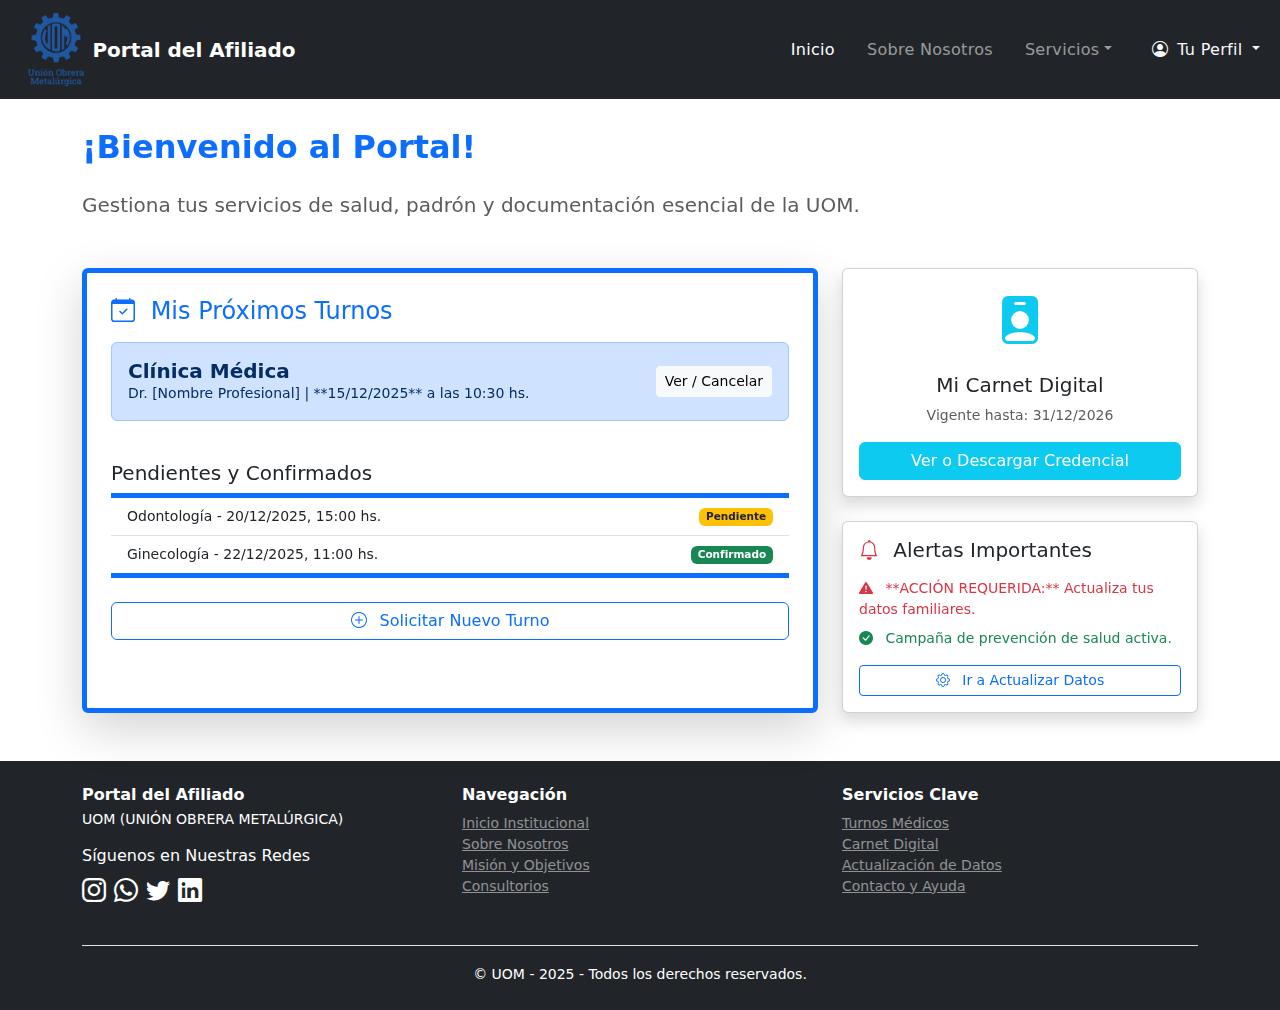
<file: HTML/actualizacion.html>
<!DOCTYPE html>
<html lang="es">
<head>
    <meta charset="UTF-8">
    <meta name="viewport" content="width=device-width, initial-scale=1.0">
    <title>UOM - Dashboard del Afiliado</title>
    
    <link href="https://cdn.jsdelivr.net/npm/bootstrap@5.3.3/dist/css/bootstrap.min.css" rel="stylesheet" integrity="sha384-QWTKZyjpPEjISv5WaRU9OFeRpok6YctnYmDr5pNlyT2bRjXh0JMhjY6hW+ALEwIH" crossorigin="anonymous">
    <link href="https://unpkg.com/aos@2.3.1/dist/aos.css" rel="stylesheet">
    <link rel="stylesheet" href="../CSS/Style.css"> <link rel="stylesheet" href="https://cdn.jsdelivr.net/npm/bootstrap-icons@1.13.1/font/bootstrap-icons.min.css">
    
</head>

<body class="d-flex flex-column h-100">
<header>
    <nav class="navbar navbar-expand-lg navbar-dark bg-dark fixed-top">
        <div class="container-fluid">
            <a class="navbar-brand d-flex align-items-center ms-3" href="./dashboard.html">
                <img src="../image/logo-header-uom.png" alt="Logotipo Unión Obrera Metalúrgica" style="height: 73px; width: auto;" class="me-2">
                <strong class="me-1">Portal del Afiliado</strong>
            </a>
            
            <button class="navbar-toggler" type="button" data-bs-toggle="collapse" data-bs-target="#navbarNav" aria-controls="navbarNav" aria-expanded="false" aria-label="Toggle navigation">
                <span class="navbar-toggler-icon"></span>
            </button>
            
            <div class="collapse navbar-collapse" id="navbarNav">
                <ul class="navbar-nav ms-auto mb-2 mb-lg-0 align-items-center"> 
                    <li class="nav-item mx-2"><a class="nav-link active" aria-current="page" href="./dashboard.html">Inicio</a></li>
                    <li class="nav-item mx-2"><a class="nav-link" href="./Nosotros.html">Sobre Nosotros</a></li>
                    
                    <li class="nav-item dropdown mx-2">
                        <a class="nav-link dropdown-toggle" href="#" id="navbarServicesDropdown" role="button" data-bs-toggle="dropdown" aria-expanded="false">Servicios</a>
                        <ul class="dropdown-menu dropdown-menu-dark dropdown-menu-end" aria-labelledby="navbarServicesDropdown">
                            <li><a class="dropdown-item" href="./carnet.html">Carnet Digital</a></li>
                            <li><a class="dropdown-item" href="./turnos.html">Turnos Médicos</a></li>
                            <li><a class="dropdown-item" href="./actualizacion.html">Actualización de Datos</a></li>
                            <li><hr class="dropdown-divider"></li>
                            <li><a class="dropdown-item" href="./consultorios.html">Consultorios</a></li>
                            <li><a class="dropdown-item" href="./contacto.html">Contacto</a></li>
                        </ul>
                    </li>

                <li class="nav-item dropdown ms-3">
    <a class="nav-link dropdown-toggle btn btn-outline-light" href="#" id="navbarUserDropdown" role="button" data-bs-toggle="dropdown" aria-expanded="false">
        <i class="bi bi-person-circle me-1"></i> Tu Perfil
    </a>

                        <ul class="dropdown-menu dropdown-menu-dark dropdown-menu-end" aria-labelledby="navbarUserDropdown">
                            <li><a class="dropdown-item" href="./actualizacion.html">Mi Perfil y Datos</a></li>
                            <li><hr class="dropdown-divider"></li>
                            <li><a class="dropdown-item text-danger" href="../index.html">Cerrar Sesión</a></li> 
                        </ul>
                    </li>
                </ul>
            </div>
        </div>
    </nav>
</header>

<main class="flex-shrink-0">
    <section class="container py-5 mt-4">
        <h2 class="mb-4 fw-bold text-primary" data-aos="fade-right">¡Bienvenido al Portal!</h2>
        <p class="lead text-muted" data-aos="fade-right" data-aos-delay="100">
            Gestiona tus servicios de salud, padrón y documentación esencial de la UOM.
        </p>

        <div class="row g-4 mt-4">
            
            <div class="col-lg-8">
                <div class="card shadow-lg p-4 h-100 border-start border-primary border-5" data-aos="fade-up">
                    <h4 class="card-title text-primary mb-3"><i class="bi bi-calendar-check me-2"></i> Mis Próximos Turnos</h4>
                    
                    <div class="alert alert-primary p-3 mb-4 d-flex justify-content-between align-items-center">
                        <div>
                            <h5 class="mb-0 fw-bold">Clínica Médica</h5>
                            <p class="mb-0 small">Dr. [Nombre Profesional] | **15/12/2025** a las 10:30 hs.</p>
                        </div>
                        <a href="./turnos.html" class="btn btn-sm btn-light">Ver / Cancelar</a>
                    </div>
                    
                    <h5 class="mt-3">Pendientes y Confirmados</h5>
                    <ul class="list-group list-group-flush small">
                        <li class="list-group-item d-flex justify-content-between align-items-center">
                            Odontología - 20/12/2025, 15:00 hs.
                            <span class="badge bg-warning text-dark">Pendiente</span>
                        </li>
                        <li class="list-group-item d-flex justify-content-between align-items-center">
                            Ginecología - 22/12/2025, 11:00 hs.
                            <span class="badge bg-success">Confirmado</span>
                        </li>
                    </ul>

                    <div class="d-grid mt-4">
                         <a href="./turnos.html" class="btn btn-outline-primary">
                            <i class="bi bi-plus-circle me-2"></i> Solicitar Nuevo Turno
                        </a>
                    </div>
                </div>
            </div>

            <div class="col-lg-4">
                
                <div class="card shadow mb-4" data-aos="fade-left" data-aos-delay="200">
                    <div class="card-body text-center">
                        <i class="bi bi-person-badge-fill text-info" style="font-size: 3rem;"></i>
                        <h5 class="card-title mt-3">Mi Carnet Digital</h5>
                        <p class="card-text small text-muted">Vigente hasta: 31/12/2026</p>
                        <a href="./carnet.html" class="btn btn-info text-white w-100">
                            Ver o Descargar Credencial
                        </a>
                    </div>
                </div>

                <div class="card shadow" data-aos="fade-left" data-aos-delay="300">
                    <div class="card-body">
                        <h5 class="card-title mb-3"><i class="bi bi-bell me-2 text-danger"></i> Alertas Importantes</h5>
                        <ul class="list-unstyled small">
                            <li class="text-danger mb-2"><i class="bi bi-exclamation-triangle-fill me-2"></i> **ACCIÓN REQUERIDA:** Actualiza tus datos familiares.</li>
                            <li class="text-success mb-2"><i class="bi bi-check-circle-fill me-2"></i> Campaña de prevención de salud activa.</li>
                        </ul>
                        <a href="./actualizacion.html" class="btn btn-sm btn-outline-primary w-100">
                            <i class="bi bi-gear me-2"></i> Ir a Actualizar Datos
                        </a>
                    </div>
                </div>

            </div>
        </div>
    </section>
</main>


<footer class="mt-auto py-4 bg-dark text-white"> 
    <div class="container">
        <div class="row">
            
            <div class="col-md-4 mb-3"> 
                <h6 class="mb-1 fw-bold">Portal del Afiliado</h6> 
                <p class="small mb-1">UOM (UNIÓN OBRERA METALÚRGICA)</p>
                <h6 class="mt-3 mb-2">Síguenos en Nuestras Redes</h6> 
                <div class="d-flex fs-4">
                    <a href="#" class="text-white me-2"><i class="bi bi-instagram"></i></a>
                    <a href="#" class="text-white me-2"><i class="bi bi-whatsapp"></i></a>
                    <a href="#" class="text-white me-2"><i class="bi bi-twitter"></i></a>
                    <a href="#" class="text-white me-2"><i class="bi bi-linkedin"></i></a>
                </div>
            </div>

            <div class="col-md-4 mb-3"> 
                <h6 class="fw-bold mb-2">Navegación</h6>
                <ul class="list-unstyled small"> 
                    <li><a href="../index.html" class="text-white-50">Inicio Institucional</a></li>
                    <li><a href="./Nosotros.html" class="text-white-50">Sobre Nosotros</a></li>
                    <li><a href="./mision.html" class="text-white-50">Misión y Objetivos</a></li>
                    <li><a href="./consultorios.html" class="text-white-50">Consultorios</a></li>
                </ul>
            </div>

            <div class="col-md-4 mb-3"> 
                <h6 class="fw-bold mb-2">Servicios Clave</h6>
                <ul class="list-unstyled small"> 
                    <li><a href="./turnos.html" class="text-white-50">Turnos Médicos</a></li>
                    <li><a href="./carnet.html" class="text-white-50">Carnet Digital</a></li>
                    <li><a href="./actualizacion.html" class="text-white-50">Actualización de Datos</a></li>
                    <li><a href="./contacto.html" class="text-white-50">Contacto y Ayuda</a></li>
                </ul>
            </div>
        </div>
        
        <div class="text-center mt-3 border-top pt-3">
            <small>© UOM - 2025 - Todos los derechos reservados.</small>
        </div>
    </div>
</footer>


<script src="https://cdn.jsdelivr.net/npm/bootstrap@5.3.3/dist/js/bootstrap.bundle.min.js" integrity="sha384-YvpcrYf0tY3lHB60NNkmXc5s9fDVZLESaAA55NDzOxhy9GkcIdslK1eN7N6jIeHz" crossorigin="anonymous"></script>
<script src="https://unpkg.com/aos@2.3.1/dist/aos.js"></script>

<script>
    AOS.init({ duration: 1000 }); 
    
    // NOTA: No se necesita el script de scroll en el dashboard si el contenido siempre cubre la pantalla.
    
    // NOTA: No se necesita el script de login aquí, ya que el usuario ya está logueado.
</script>

</body>
</html>
</file>
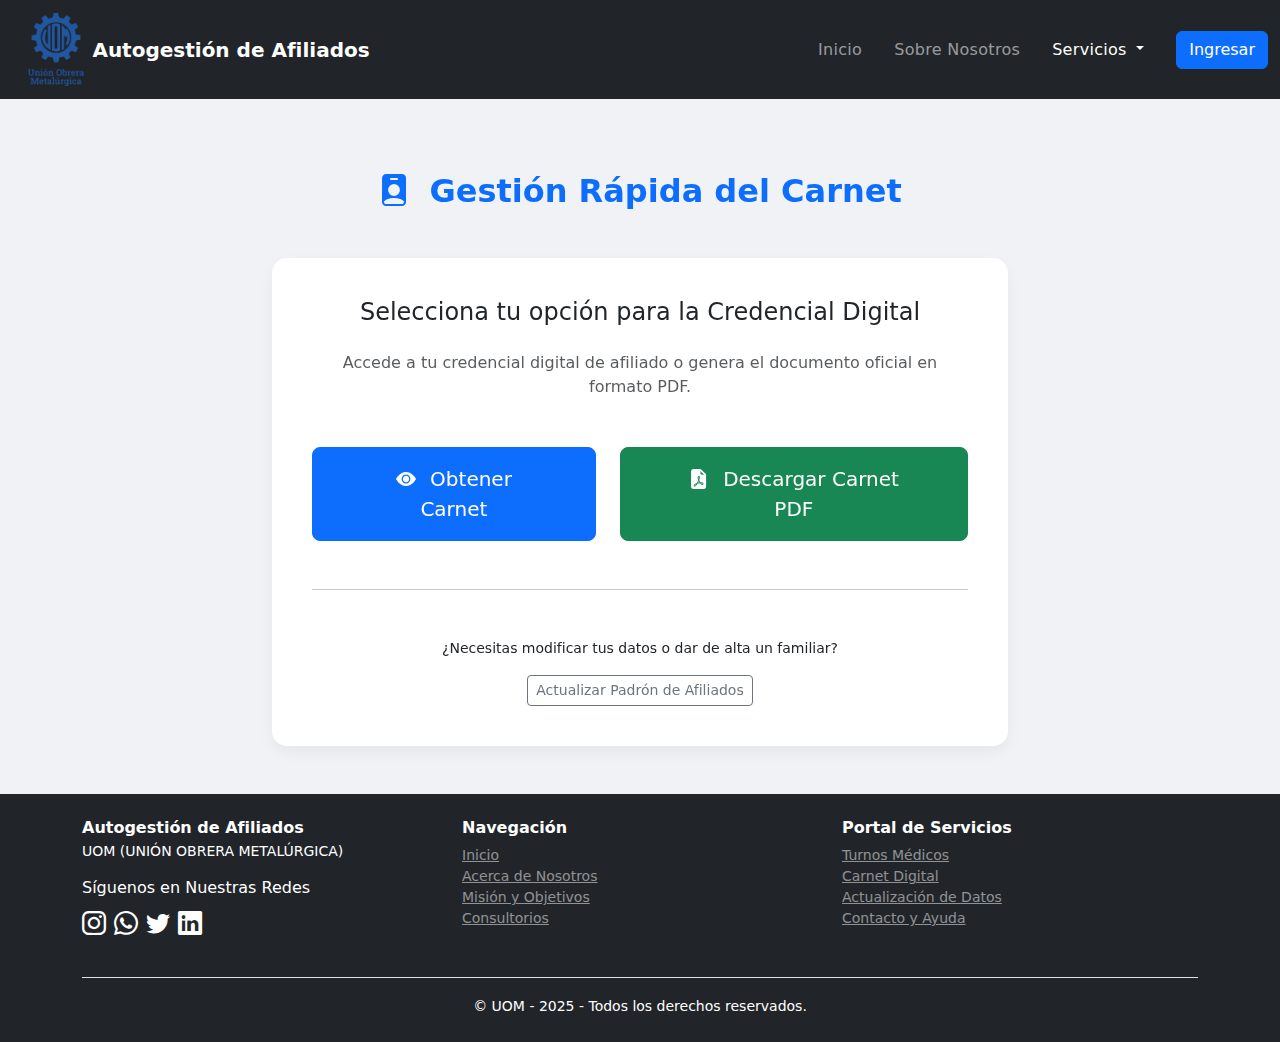
<file: HTML/carnet.html>
<!DOCTYPE html>
<html lang="es">
<head>
    <meta charset="UTF-8">
    <meta name="viewport" content="width=device-width, initial-scale=1.0">
    <title>UOM - Carnet Digital</title>
    
    <link href="https://cdn.jsdelivr.net/npm/bootstrap@5.3.3/dist/css/bootstrap.min.css" rel="stylesheet" integrity="sha384-QWTKZyjpPEjISv5WaRU9OFeRpok6YctnYmDr5pNlyT2bRjXh0JMhjY6hW+ALEwIH" crossorigin="anonymous">
    <link href="https://unpkg.com/aos@2.3.1/dist/aos.css" rel="stylesheet">
    <link rel="stylesheet" href="../CSS/Style.css"> <link rel="stylesheet" href="https://cdn.jsdelivr.net/npm/bootstrap-icons@1.13.1/font/bootstrap-icons.min.css">
    
    <style>
        /* Estilos CRUCIALES para el Sticky Footer y padding del Header fijo */
        html, body { height: 100%; }
        body { padding-top: 100px; background-color: #f0f2f5; } 

        .action-box {
            background-color: white;
            border-radius: 15px;
            padding: 40px;
            box-shadow: 0 6px 15px rgba(0, 0, 0, 0.05);
        }
    </style>
</head>

<body class="d-flex flex-column h-100">
<header>
    <nav class="navbar navbar-expand-lg navbar-dark bg-dark fixed-top">
        <div class="container-fluid">
            <a class="navbar-brand d-flex align-items-center ms-3" href="../index.html"> <img src="../image/logo-header-uom.png" alt="Logotipo Unión Obrera Metalúrgica" style="height: 73px; width: auto;" class="me-2"> <strong class="me-1">Autogestión de Afiliados</strong>
            </a>
            <button class="navbar-toggler" type="button" data-bs-toggle="collapse" data-bs-target="#navbarNav" aria-controls="navbarNav" aria-expanded="false" aria-label="Toggle navigation">
                <span class="navbar-toggler-icon"></span>
            </button>
            <div class="collapse navbar-collapse" id="navbarNav">
                <ul class="navbar-nav ms-auto mb-2 mb-lg-0"> 
                    <li class="nav-item mx-2">
                        <a class="nav-link" aria-current="page" href="../index.html">Inicio</a> </li>
                    <li class="nav-item mx-2">
                        <a class="nav-link" href="./Nosotros.html">Sobre Nosotros</a> </li>
                    <li class="nav-item dropdown mx-2">
                        <a class="nav-link dropdown-toggle active" href="#" id="navbarServicesDropdown" role="button" data-bs-toggle="dropdown" aria-expanded="false">
                            Servicios
                        </a>
                        <ul class="dropdown-menu dropdown-menu-dark dropdown-menu-end" aria-labelledby="navbarServicesDropdown">
                            <li><a class="dropdown-item active" href="./carnet.html">Carnet Digital</a></li>
                            <li><a class="dropdown-item" href="./turnos.html">Turnos Médicos</a></li>
                            <li><a class="dropdown-item" href="./actualizacion.html">Actualización de Datos</a></li>
                            <li><hr class="dropdown-divider"></li>
                            <li><a class="dropdown-item" href="./consultorios.html">Consultorios</a></li>
                            <li><a class="dropdown-item" href="./contacto.html">Contacto</a></li>
                        </ul>
                    </li>
                </ul>
                <div class="d-flex ms-3">
                    <a class="btn btn-primary" role="button" data-bs-toggle="modal" data-bs-target="#loginModal">
                        Ingresar
                    </a>
                </div>
            </div>
        </div>
    </nav>
</header>


<main class="flex-shrink-0">
    <section class="container py-5 mt-4">
        <h2 class="text-center mb-5 fw-bold text-primary" data-aos="fade-down">
            <i class="bi bi-person-badge-fill me-2"></i> Gestión Rápida del Carnet
        </h2>

        <div class="row justify-content-center">
            <div class="col-lg-8 col-md-10" data-aos="fade-up">
                
                <div class="action-box text-center">
                    <h4 class="mb-4">Selecciona tu opción para la Credencial Digital</h4>
                    <p class="text-muted mb-5">Accede a tu credencial digital de afiliado o genera el documento oficial en formato PDF.</p>
                    
                    <div class="d-grid gap-4 d-sm-flex justify-content-sm-center">
                        
                        <button class="btn btn-primary btn-lg px-5 py-3">
                            <i class="bi bi-eye-fill me-2"></i> Obtener Carnet
                        </button>

                        <button class="btn btn-success btn-lg px-5 py-3">
                            <i class="bi bi-file-earmark-pdf-fill me-2"></i> Descargar Carnet PDF
                        </button>
                        
                    </div>

                    <hr class="my-5">
                    
                    <p class="small">¿Necesitas modificar tus datos o dar de alta un familiar? </p>
                    <a href="./actualizacion.html" class="btn btn-sm btn-outline-secondary">
                        Actualizar Padrón de Afiliados
                    </a>
                    
                </div>
            </div>
        </div>
    </section>
</main>


<footer class="mt-auto py-4 bg-dark text-white"> 
    <div class="container">
        <div class="row">
            
            <div class="col-md-4 mb-3"> 
                <h6 class="mb-1 fw-bold">Autogestión de Afiliados</h6> 
                <p class="small mb-1">UOM (UNIÓN OBRERA METALÚRGICA)</p>
                <h6 class="mt-3 mb-2">Síguenos en Nuestras Redes</h6> 
                <div class="d-flex fs-4">
                    <a href="#" class="text-white me-2"><i class="bi bi-instagram"></i></a>
                    <a href="#" class="text-white me-2"><i class="bi bi-whatsapp"></i></a>
                    <a href="#" class="text-white me-2"><i class="bi bi-twitter"></i></a>
                    <a href="#" class="text-white me-2"><i class="bi bi-linkedin"></i></a>
                </div>
            </div>

            <div class="col-md-4 mb-3"> 
                <h6 class="fw-bold mb-2">Navegación</h6>
                <ul class="list-unstyled small"> 
                    <li><a href="../index.html" class="text-white-50">Inicio</a></li>
                    <li><a href="./Nosotros.html" class="text-white-50">Acerca de Nosotros</a></li>
                    <li><a href="./mision.html" class="text-white-50">Misión y Objetivos</a></li>
                    <li><a href="./consultorios.html" class="text-white-50">Consultorios</a></li>
                </ul>
            </div>

            <div class="col-md-4 mb-3"> 
                <h6 class="fw-bold mb-2">Portal de Servicios</h6>
                <ul class="list-unstyled small"> 
                    <li><a href="./turnos.html" class="text-white-50">Turnos Médicos</a></li>
                    <li><a href="./carnet.html" class="text-white-50">Carnet Digital</a></li>
                    <li><a href="./actualizacion.html" class="text-white-50">Actualización de Datos</a></li>
                    <li><a href="./contacto.html" class="text-white-50">Contacto y Ayuda</a></li>
                </ul>
            </div>
        </div>
        
        <div class="text-center mt-3 border-top pt-3">
            <small>© UOM - 2025 - Todos los derechos reservados.</small>
        </div>
    </div>
</footer>


<div class="modal fade" id="loginModal" tabindex="-1" aria-labelledby="loginModalLabel" aria-hidden="true">
    <div class="modal-dialog modal-dialog-centered">
        <div class="modal-content shadow">
            <div class="modal-header">
                <h5 class="modal-title" id="loginModalLabel">Ingreso de Afiliados</h5>
                <button type="button" class="btn-close" data-bs-dismiss="modal" aria-label="Cerrar"></button>
            </div>
            <div class="modal-body p-4">
                <p class="text-center text-muted small">Ingresa tu nombre de afiliado y contraseña para acceder a los servicios.</p>
                <form id="loginForm" action="./dashboard.html" method="POST">
                    <div class="mb-3">
                        <label for="afiliado" class="form-label">Nombre de Afiliado</label>
                        <input type="text" class="form-control" id="afiliado" name="afiliado" placeholder="Ingresa tu nombre de afiliado" required>
                    </div>
                    <div class="mb-4">
                        <label for="contraseña" class="form-label">Contraseña</label>
                        <input type="password" class="form-control" id="contraseña" name="contraseña" placeholder="Contraseña" required>
                    </div>
                    <div class="d-grid">
                        <button type="submit" class="btn btn-primary btn-lg">INGRESAR</button>
                    </div>
                </form>
                <div class="text-center mt-3">
                    <p class="mb-1 small">
                        <a href="./recuperar_pass.html" class="text-secondary text-decoration-none">¿Olvidaste tu contraseña?</a>
                    </p> 
                    <p class="mb-0 small">¿No tienes cuenta? 
                        <a href="./crear_cuenta.html" class="text-primary fw-bold text-decoration-none">
                            Regístrate aquí
                        </a>
                    </p> 
                </div>
            </div>
        </div>
    </div>
</div>


<script src="https://cdn.jsdelivr.net/npm/bootstrap@5.3.3/dist/js/bootstrap.bundle.min.js" integrity="sha384-YvpcrYf0tY3lHB60NNkmXc5s9fDVZLESaAA55NDzOxhy9GkcIdslK1eN7N6jIeHz" crossorigin="anonymous"></script>

<script src="https://unpkg.com/aos@2.3.1/dist/aos.js"></script>
<script>
    AOS.init({
        duration: 1200, 
    });
</script>

<script>
document.addEventListener('DOMContentLoaded', function () {
    // Manejo de la redirección del formulario de Login
    var loginForm = document.getElementById('loginForm');
    loginForm.addEventListener('submit', function(event) {
        event.preventDefault(); // Evita envío tradicional
        var nombre = document.getElementById('afiliado').value.trim();
        var pass = document.getElementById('contraseña').value.trim();
        
        if (nombre && pass) {
            var modal = bootstrap.Modal.getInstance(document.getElementById('loginModal'));
            modal.hide();
            // Redirecciona al dashboard DESPUÉS de cerrar el modal
            setTimeout(function(){
                window.location.href = "./dashboard.html"; // RUTA CORREGIDA: ./dashboard.html
            }, 500);
        } else {
            alert('Por favor, completa ambos campos.');
        }
    });

    // Manejo del formulario de Registro (simulación de envío)
    var registroForm = document.getElementById('registroForm');
    registroForm.addEventListener('submit', function(event) {
        event.preventDefault();
        // Lógica de registro real iría aquí
        alert('Registro simulado exitoso. Revisa tu email para activación.');
        var modal = bootstrap.Modal.getInstance(document.getElementById('registroModal'));
        modal.hide();
    });
});
</script>

</body>
</html>
</file>
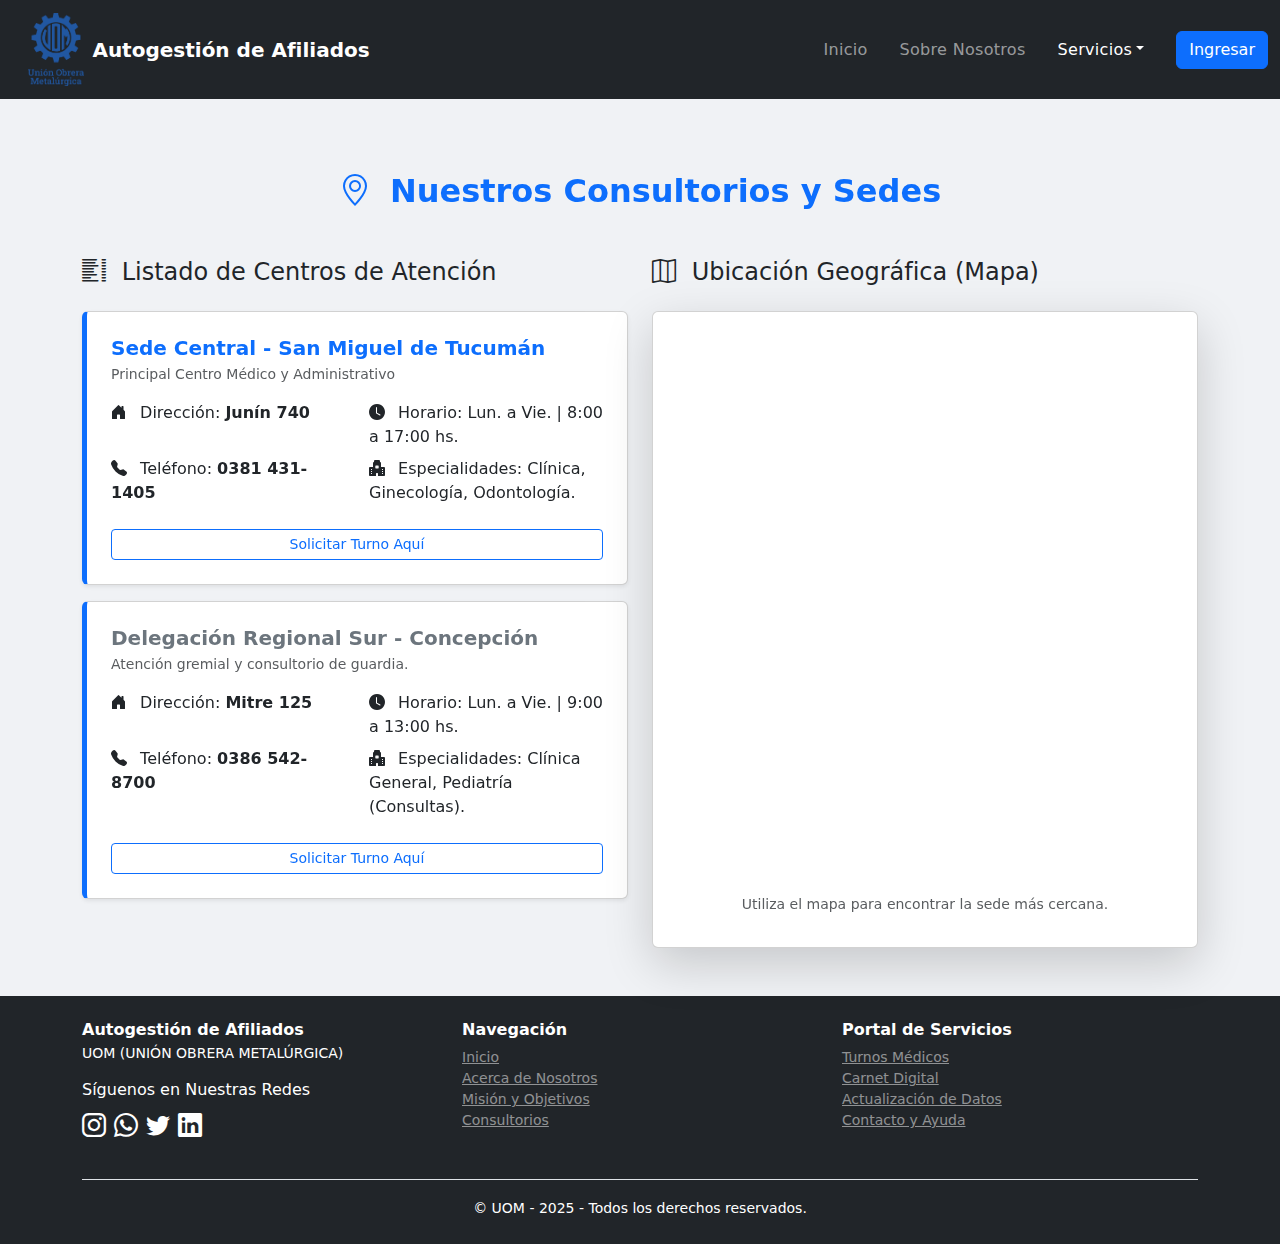
<file: HTML/consultorios.html>
<!DOCTYPE html>
<html lang="es">
<head>
    <meta charset="UTF-8">
    <meta name="viewport" content="width=device-width, initial-scale=1.0">
    <title>UOM - Consultorios y Sedes</title>
    
    <link href="https://cdn.jsdelivr.net/npm/bootstrap@5.3.3/dist/css/bootstrap.min.css" rel="stylesheet" integrity="sha384-QWTKZyjpPEjISv5WaRU9OFeRpok6YctnYmDr5pNlyT2bRjXh0JMhjY6hW+ALEwIH" crossorigin="anonymous">
    <link href="https://unpkg.com/aos@2.3.1/dist/aos.css" rel="stylesheet">
    <link rel="stylesheet" href="../CSS/Style.css"> <link rel="stylesheet" href="https://cdn.jsdelivr.net/npm/bootstrap-icons@1.13.1/font/bootstrap-icons.min.css">
    
    <style>
        html, body { height: 100%; }
        body { padding-top: 100px; background-color: #f0f2f5; } 

        .sede-card {
            border-left: 5px solid #0d6efd; 
            transition: transform 0.2s;
        }
        .sede-card:hover {
            transform: translateY(-3px);
            box-shadow: 0 4px 15px rgba(0, 0, 0, 0.1);
        }
    </style>
</head>

<body class="d-flex flex-column h-100">
<header>
    <nav class="navbar navbar-expand-lg navbar-dark bg-dark fixed-top">
        <div class="container-fluid">
            <a class="navbar-brand d-flex align-items-center ms-3" href="../index.html">
                <img src="../image/logo-header-uom.png" alt="Logotipo Unión Obrera Metalúrgica" style="height: 73px; width: auto;" class="me-2">
                <strong class="me-1">Autogestión de Afiliados</strong>
            </a>
            <button class="navbar-toggler" type="button" data-bs-toggle="collapse" data-bs-target="#navbarNav" aria-controls="navbarNav" aria-expanded="false" aria-label="Toggle navigation">
                <span class="navbar-toggler-icon"></span>
            </button>
            <div class="collapse navbar-collapse" id="navbarNav">
                <ul class="navbar-nav ms-auto mb-2 mb-lg-0"> 
                    <li class="nav-item mx-2"><a class="nav-link" href="../index.html">Inicio</a></li>
                    <li class="nav-item mx-2"><a class="nav-link" href="./Nosotros.html">Sobre Nosotros</a></li>
                    <li class="nav-item dropdown mx-2">
                        <a class="nav-link dropdown-toggle active" href="#" id="navbarServicesDropdown" role="button" data-bs-toggle="dropdown" aria-expanded="false">Servicios</a>
                        <ul class="dropdown-menu dropdown-menu-dark dropdown-menu-end" aria-labelledby="navbarServicesDropdown">
                            <li><a class="dropdown-item" href="./carnet.html">Carnet Digital</a></li>
                            <li><a class="dropdown-item" href="./turnos.html">Turnos Médicos</a></li>
                            <li><a class="dropdown-item" href="./actualizacion.html">Actualización de Datos</a></li>
                            <li><hr class="dropdown-divider"></li>
                            <li><a class="dropdown-item active" href="./consultorios.html">Consultorios</a></li>
                            <li><a class="dropdown-item" href="./contacto.html">Contacto</a></li>
                        </ul>
                    </li>
                </ul>
                <div class="d-flex ms-3">
                    <a class="btn btn-primary" role="button" data-bs-toggle="modal" data-bs-target="#loginModal">
                        Ingresar
                    </a>
                </div>
            </div>
        </div>
    </nav>
</header>


<main class="flex-shrink-0">
    <section class="container py-5 mt-4">
        <h2 class="text-center mb-5 fw-bold text-primary" data-aos="fade-down">
            <i class="bi bi-geo-alt me-2"></i> Nuestros Consultorios y Sedes
        </h2>
        
        <div class="row g-4">
            
            <div class="col-lg-6">
                <h4 class="mb-4 text-dark"><i class="bi bi-list-columns me-2"></i> Listado de Centros de Atención</h4>
                
                <div class="card shadow-sm p-4 mb-3 sede-card" data-aos="fade-right">
                    <h5 class="fw-bold text-primary mb-1">Sede Central - San Miguel de Tucumán</h5>
                    <p class="small text-muted mb-3">Principal Centro Médico y Administrativo</p>
                    
                    <div class="row sede-info">
                        <div class="col-md-6 mb-2">
                            <i class="bi bi-house-door-fill me-2"></i> Dirección: <strong>Junín 740</strong>
                        </div>
                        <div class="col-md-6 mb-2">
                            <i class="bi bi-clock-fill me-2"></i> Horario: Lun. a Vie. | 8:00 a 17:00 hs.
                        </div>
                        <div class="col-md-6 mb-2">
                            <i class="bi bi-telephone-fill me-2"></i> Teléfono: <strong>0381 431-1405</strong>
                        </div>
                        <div class="col-md-6 mb-2">
                            <i class="bi bi-hospital-fill me-2"></i> Especialidades: Clínica, Ginecología, Odontología.
                        </div>
                    </div>
                    <div class="d-grid mt-3">
                        <a href="./turnos.html" class="btn btn-sm btn-outline-primary">Solicitar Turno Aquí</a>
                    </div>
                </div>

                <div class="card shadow-sm p-4 mb-3 sede-card" data-aos="fade-right" data-aos-delay="100">
                    <h5 class="fw-bold text-secondary mb-1">Delegación Regional Sur - Concepción</h5>
                    <p class="small text-muted mb-3">Atención gremial y consultorio de guardia.</p>
                    
                    <div class="row sede-info">
                        <div class="col-md-6 mb-2">
                            <i class="bi bi-house-door-fill me-2"></i> Dirección: <strong>Mitre 125</strong>
                        </div>
                        <div class="col-md-6 mb-2">
                            <i class="bi bi-clock-fill me-2"></i> Horario: Lun. a Vie. | 9:00 a 13:00 hs.
                        </div>
                        <div class="col-md-6 mb-2">
                            <i class="bi bi-telephone-fill me-2"></i> Teléfono: <strong>0386 542-8700</strong>
                        </div>
                        <div class="col-md-6 mb-2">
                            <i class="bi bi-hospital-fill me-2"></i> Especialidades: Clínica General, Pediatría (Consultas).
                        </div>
                    </div>
                    <div class="d-grid mt-3">
                        <a href="./turnos.html" class="btn btn-sm btn-outline-primary">Solicitar Turno Aquí</a>
                    </div>
                </div>

            </div>
            
<div class="col-lg-6">
                 <h4 class="mb-4 text-dark"><i class="bi bi-map me-2"></i> Ubicación Geográfica (Mapa)</h4>
                
                <div class="card shadow-lg p-3" data-aos="fade-left">
                    
                    <div style="height: 550px; width: 100%; overflow: hidden; border-radius: 8px;">
                        <iframe 
                            src="https://www.google.com/maps?q=Junín+740,+San+Miguel+de+Tucumán,+Tucumán,+Argentina&output=embed"
                            width="100%" 
                            height="100%" 
                            style="border:0;" 
                            allowfullscreen="" 
                            loading="lazy">
                        </iframe>
                    </div>
                    
                    <p class="mt-3 small text-muted text-center">Utiliza el mapa para encontrar la sede más cercana.</p>
                </div>
            </div>

        </div>
    </section>
</main>


<footer class="mt-auto py-4 bg-dark text-white"> 
    <div class="container">
        <div class="row">
            
            <div class="col-md-4 mb-3"> 
                <h6 class="mb-1 fw-bold">Autogestión de Afiliados</h6> 
                <p class="small mb-1">UOM (UNIÓN OBRERA METALÚRGICA)</p>
                <h6 class="mt-3 mb-2">Síguenos en Nuestras Redes</h6> 
                <div class="d-flex fs-4">
                    <a href="#" class="text-white me-2"><i class="bi bi-instagram"></i></a>
                    <a href="#" class="text-white me-2"><i class="bi bi-whatsapp"></i></a>
                    <a href="#" class="text-white me-2"><i class="bi bi-twitter"></i></a>
                    <a href="#" class="text-white me-2"><i class="bi bi-linkedin"></i></a>
                </div>
            </div>

            <div class="col-md-4 mb-3"> 
                <h6 class="fw-bold mb-2">Navegación</h6>
                <ul class="list-unstyled small"> 
                    <li><a href="../index.html" class="text-white-50">Inicio</a></li>
                    <li><a href="./Nosotros.html" class="text-white-50">Acerca de Nosotros</a></li>
                    <li><a href="./mision.html" class="text-white-50">Misión y Objetivos</a></li>
                    <li><a href="./consultorios.html" class="text-white-50">Consultorios</a></li>
                </ul>
            </div>

            <div class="col-md-4 mb-3"> 
                <h6 class="fw-bold mb-2">Portal de Servicios</h6>
                <ul class="list-unstyled small"> 
                    <li><a href="./turnos.html" class="text-white-50">Turnos Médicos</a></li>
                    <li><a href="./carnet.html" class="text-white-50">Carnet Digital</a></li>
                    <li><a href="./actualizacion.html" class="text-white-50">Actualización de Datos</a></li>
                    <li><a href="./contacto.html" class="text-white-50">Contacto y Ayuda</a></li>
                </ul>
            </div>
        </div>
        
        <div class="text-center mt-3 border-top pt-3">
            <small>© UOM - 2025 - Todos los derechos reservados.</small>
        </div>
    </div>
</footer>


<div class="modal fade" id="loginModal" tabindex="-1" aria-labelledby="loginModalLabel" aria-hidden="true">
    <div class="modal-dialog modal-dialog-centered">
        <div class="modal-content shadow">
            <div class="modal-header">
                <h5 class="modal-title" id="loginModalLabel">Ingreso de Afiliados</h5>
                <button type="button" class="btn-close" data-bs-dismiss="modal" aria-label="Cerrar"></button>
            </div>
            <div class="modal-body p-4">
                <p class="text-center text-muted small">Ingresa tu nombre de afiliado y contraseña para acceder a los servicios.</p>
                <form id="loginForm" action="./dashboard.html" method="POST">
                    <div class="mb-3">
                        <label for="afiliado" class="form-label">Nombre de Afiliado</label>
                        <input type="text" class="form-control" id="afiliado" name="afiliado" placeholder="Ingresa tu nombre de afiliado" required>
                    </div>
                    <div class="mb-4">
                        <label for="contraseña" class="form-label">Contraseña</label>
                        <input type="password" class="form-control" id="contraseña" name="contraseña" placeholder="Contraseña" required>
                    </div>
                    <div class="d-grid">
                        <button type="submit" class="btn btn-primary btn-lg">INGRESAR</button>
                    </div>
                </form>
                <div class="text-center mt-3">
                    <p class="mb-1 small"><a href="./recuperar_pass.html" class="text-secondary text-decoration-none">¿Olvidaste tu contraseña?</a></p>
                    <p class="mb-0 small">¿No tienes cuenta? 
                        <a href="./crear_cuenta.html" class="text-primary fw-bold text-decoration-none">
                            Regístrate aquí
                        </a>
                    </p>
                </div>
            </div>
        </div>
    </div>
</div>
<script src="https://cdn.jsdelivr.net/npm/bootstrap@5.3.3/dist/js/bootstrap.bundle.min.js" integrity="sha384-YvpcrYf0tY3lHB60NNkmXc5s9fDVZLESaAA55NDzOxhy9GkcIdslK1eN7N6jIeHz" crossorigin="anonymous"></script>
<script src="https://unpkg.com/aos@2.3.1/dist/aos.js"></script>

<script>
    AOS.init({ duration: 1000 }); 
    
    // Script de Scroll del Navbar (para el efecto difuminado)
    window.addEventListener('scroll', function() {
        const navbar = document.querySelector('.navbar');
        if (window.scrollY > 40) {    
            navbar.classList.add('scrolled');
        } else {
            navbar.classList.remove('scrolled');
        }
    });

    // Script de Login (debe copiar tu función completa de index.html/turnos.html aquí)
    document.addEventListener('DOMContentLoaded', function () {
        var loginForm = document.getElementById('loginForm');
        if (loginForm) {
            loginForm.addEventListener('submit', function(event) {
                event.preventDefault(); 
                var nombre = document.getElementById('afiliado').value.trim();
                var pass = document.getElementById('contraseña').value.trim();
                if (nombre && pass) {
                    var modal = bootstrap.Modal.getInstance(document.getElementById('loginModal'));
                    modal.hide();
                    setTimeout(function(){
                        window.location.href = "./dashboard.html"; // Redirige a la página post-login
                    }, 500);
                } else {
                    alert('Por favor, completa ambos campos.');
                }
            });
        }
    });
</script>

</body>
</html>
</file>
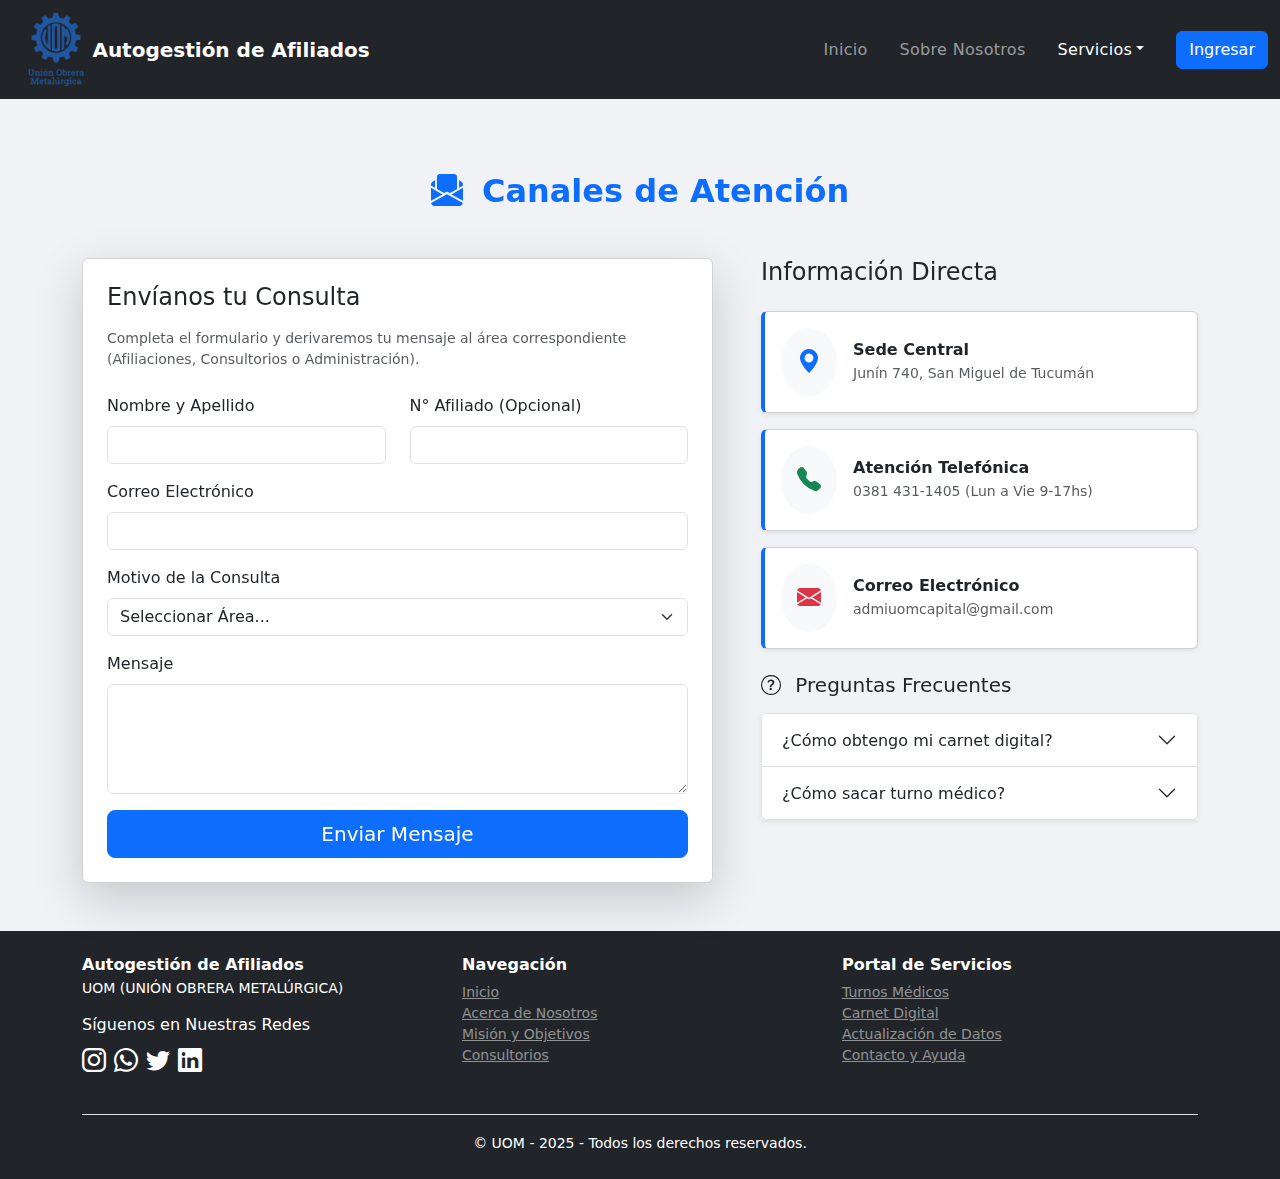
<file: HTML/contacto.html>
<!DOCTYPE html>
<html lang="es">
<head>
    <meta charset="UTF-8">
    <meta name="viewport" content="width=device-width, initial-scale=1.0">
    <title>UOM - Contacto y Ayuda</title>
    
    <link href="https://cdn.jsdelivr.net/npm/bootstrap@5.3.3/dist/css/bootstrap.min.css" rel="stylesheet" integrity="sha384-QWTKZyjpPEjISv5WaRU9OFeRpok6YctnYmDr5pNlyT2bRjXh0JMhjY6hW+ALEwIH" crossorigin="anonymous">
    <link href="https://unpkg.com/aos@2.3.1/dist/aos.css" rel="stylesheet">
    <link rel="stylesheet" href="../CSS/Style.css"> <link rel="stylesheet" href="https://cdn.jsdelivr.net/npm/bootstrap-icons@1.13.1/font/bootstrap-icons.min.css">
    
    <style>
        html, body { height: 100%; }
        body { padding-top: 100px; background-color: #f0f2f5; } 
        
        .contact-info-card {
            border-left: 4px solid #0d6efd;
            transition: transform 0.3s;
        }
        .contact-info-card:hover {
            transform: translateX(5px);
        }
    </style>
</head>

<body class="d-flex flex-column h-100">
<header>
    <nav class="navbar navbar-expand-lg navbar-dark bg-dark fixed-top">
        <div class="container-fluid">
            <a class="navbar-brand d-flex align-items-center ms-3" href="../index.html">
                <img src="../image/logo-header-uom.png" alt="Logotipo Unión Obrera Metalúrgica" style="height: 73px; width: auto;" class="me-2">
                <strong class="me-1">Autogestión de Afiliados</strong>
            </a>
            <button class="navbar-toggler" type="button" data-bs-toggle="collapse" data-bs-target="#navbarNav" aria-controls="navbarNav" aria-expanded="false" aria-label="Toggle navigation">
                <span class="navbar-toggler-icon"></span>
            </button>
            <div class="collapse navbar-collapse" id="navbarNav">
                <ul class="navbar-nav ms-auto mb-2 mb-lg-0"> 
                    <li class="nav-item mx-2"><a class="nav-link" href="../index.html">Inicio</a></li>
                    <li class="nav-item mx-2"><a class="nav-link" href="./Nosotros.html">Sobre Nosotros</a></li>
                    <li class="nav-item dropdown mx-2">
                        <a class="nav-link dropdown-toggle active" href="#" id="navbarServicesDropdown" role="button" data-bs-toggle="dropdown" aria-expanded="false">Servicios</a>
                        <ul class="dropdown-menu dropdown-menu-dark dropdown-menu-end" aria-labelledby="navbarServicesDropdown">
                            <li><a class="dropdown-item" href="./carnet.html">Carnet Digital</a></li>
                            <li><a class="dropdown-item" href="./turnos.html">Turnos Médicos</a></li>
                            <li><a class="dropdown-item" href="./actualizacion.html">Actualización de Datos</a></li>
                            <li><hr class="dropdown-divider"></li>
                            <li><a class="dropdown-item" href="./consultorios.html">Consultorios</a></li>
                            <li><a class="dropdown-item active" href="./contacto.html">Contacto</a></li>
                        </ul>
                    </li>
                </ul>
                <div class="d-flex ms-3">
                    <a class="btn btn-primary" role="button" data-bs-toggle="modal" data-bs-target="#loginModal">
                        Ingresar
                    </a>
                </div>
            </div>
        </div>
    </nav>
</header>


<main class="flex-shrink-0">
    <section class="container py-5 mt-4">
        <h2 class="text-center mb-5 fw-bold text-primary" data-aos="fade-down">
            <i class="bi bi-envelope-paper-fill me-2"></i> Canales de Atención
        </h2>
        
        <div class="row g-5">
            
            <div class="col-lg-7" data-aos="fade-right">
                <div class="card shadow-lg p-4 bg-white">
                    <h4 class="mb-3">Envíanos tu Consulta</h4>
                    <p class="text-muted small mb-4">Completa el formulario y derivaremos tu mensaje al área correspondiente (Afiliaciones, Consultorios o Administración).</p>
                    
                    <form>
                        <div class="row">
                            <div class="col-md-6 mb-3">
                                <label for="nombre" class="form-label">Nombre y Apellido</label>
                                <input type="text" class="form-control" id="nombre" required>
                            </div>
                            <div class="col-md-6 mb-3">
                                <label for="afiliado_n" class="form-label">N° Afiliado (Opcional)</label>
                                <input type="text" class="form-control" id="afiliado_n">
                            </div>
                        </div>
                        
                        <div class="mb-3">
                            <label for="email" class="form-label">Correo Electrónico</label>
                            <input type="email" class="form-control" id="email" required>
                        </div>

                        <div class="mb-3">
                            <label for="asunto" class="form-label">Motivo de la Consulta</label>
                            <select class="form-select" id="asunto" required>
                                <option value="" selected disabled>Seleccionar Área...</option>
                                <option value="turnos">Problemas con Turnos Médicos</option>
                                <option value="carnet">Carnet / Afiliaciones</option>
                                <option value="gremial">Consulta Gremial</option>
                                <option value="otros">Otros</option>
                            </select>
                        </div>

                        <div class="mb-3">
                            <label for="mensaje" class="form-label">Mensaje</label>
                            <textarea class="form-control" id="mensaje" rows="4" required></textarea>
                        </div>

                        <div class="d-grid">
                            <button type="submit" class="btn btn-primary btn-lg">Enviar Mensaje</button>
                        </div>
                    </form>
                </div>
            </div>

            <div class="col-lg-5" data-aos="fade-left">
                
                <h4 class="mb-4">Información Directa</h4>
                
                <div class="card shadow-sm p-3 mb-3 bg-white contact-info-card">
                    <div class="d-flex align-items-center">
                        <div class="bg-light p-3 rounded-circle me-3">
                            <i class="bi bi-geo-alt-fill text-primary fs-4"></i>
                        </div>
                        <div>
                            <h6 class="fw-bold mb-1">Sede Central</h6>
                            <p class="mb-0 small text-muted">Junín 740, San Miguel de Tucumán</p>
                        </div>
                    </div>
                </div>

                <div class="card shadow-sm p-3 mb-3 bg-white contact-info-card">
                    <div class="d-flex align-items-center">
                        <div class="bg-light p-3 rounded-circle me-3">
                            <i class="bi bi-telephone-fill text-success fs-4"></i>
                        </div>
                        <div>
                            <h6 class="fw-bold mb-1">Atención Telefónica</h6>
                            <p class="mb-0 small text-muted">0381 431-1405 (Lun a Vie 9-17hs)</p>
                        </div>
                    </div>
                </div>

                <div class="card shadow-sm p-3 mb-4 bg-white contact-info-card">
                    <div class="d-flex align-items-center">
                        <div class="bg-light p-3 rounded-circle me-3">
                            <i class="bi bi-envelope-fill text-danger fs-4"></i>
                        </div>
                        <div>
                            <h6 class="fw-bold mb-1">Correo Electrónico</h6>
                            <p class="mb-0 small text-muted">admiuomcapital@gmail.com</p>
                        </div>
                    </div>
                </div>

                <h5 class="mb-3 mt-2"><i class="bi bi-question-circle me-2"></i> Preguntas Frecuentes</h5>
                <div class="accordion shadow-sm" id="faqAccordion">
                    <div class="accordion-item">
                        <h2 class="accordion-header" id="headingOne">
                            <button class="accordion-button collapsed" type="button" data-bs-toggle="collapse" data-bs-target="#collapseOne" aria-expanded="false" aria-controls="collapseOne">
                                ¿Cómo obtengo mi carnet digital?
                            </button>
                        </h2>
                        <div id="collapseOne" class="accordion-collapse collapse" aria-labelledby="headingOne" data-bs-parent="#faqAccordion">
                            <div class="accordion-body small">
                                Ingresa al portal con tu usuario, ve a la sección <strong>Servicios > Carnet Digital</strong> y podrás descargarlo en PDF.
                            </div>
                        </div>
                    </div>
                    <div class="accordion-item">
                        <h2 class="accordion-header" id="headingTwo">
                            <button class="accordion-button collapsed" type="button" data-bs-toggle="collapse" data-bs-target="#collapseTwo" aria-expanded="false" aria-controls="collapseTwo">
                                ¿Cómo sacar turno médico?
                            </button>
                        </h2>
                        <div id="collapseTwo" class="accordion-collapse collapse" aria-labelledby="headingTwo" data-bs-parent="#faqAccordion">
                            <div class="accordion-body small">
                                Ve a <strong>Servicios > Turnos Médicos</strong>, selecciona la especialidad, el profesional y la fecha deseada.
                            </div>
                        </div>
                    </div>
                </div>

            </div>
        </div>
    </section>
</main>


<footer class="mt-auto py-4 bg-dark text-white"> 
    <div class="container">
        <div class="row">
            
            <div class="col-md-4 mb-3"> 
                <h6 class="mb-1 fw-bold">Autogestión de Afiliados</h6> 
                <p class="small mb-1">UOM (UNIÓN OBRERA METALÚRGICA)</p>
                <h6 class="mt-3 mb-2">Síguenos en Nuestras Redes</h6> 
                <div class="d-flex fs-4">
                    <a href="#" class="text-white me-2"><i class="bi bi-instagram"></i></a>
                    <a href="#" class="text-white me-2"><i class="bi bi-whatsapp"></i></a>
                    <a href="#" class="text-white me-2"><i class="bi bi-twitter"></i></a>
                    <a href="#" class="text-white me-2"><i class="bi bi-linkedin"></i></a>
                </div>
            </div>

            <div class="col-md-4 mb-3"> 
                <h6 class="fw-bold mb-2">Navegación</h6>
                <ul class="list-unstyled small"> 
                    <li><a href="../index.html" class="text-white-50">Inicio</a></li>
                    <li><a href="./Nosotros.html" class="text-white-50">Acerca de Nosotros</a></li>
                    <li><a href="./mision.html" class="text-white-50">Misión y Objetivos</a></li>
                    <li><a href="./consultorios.html" class="text-white-50">Consultorios</a></li>
                </ul>
            </div>

            <div class="col-md-4 mb-3"> 
                <h6 class="fw-bold mb-2">Portal de Servicios</h6>
                <ul class="list-unstyled small"> 
                    <li><a href="./turnos.html" class="text-white-50">Turnos Médicos</a></li>
                    <li><a href="./carnet.html" class="text-white-50">Carnet Digital</a></li>
                    <li><a href="./actualizacion.html" class="text-white-50">Actualización de Datos</a></li>
                    <li><a href="./contacto.html" class="text-white-50">Contacto y Ayuda</a></li>
                </ul>
            </div>
        </div>
        
        <div class="text-center mt-3 border-top pt-3">
            <small>© UOM - 2025 - Todos los derechos reservados.</small>
        </div>
    </div>
</footer>


<div class="modal fade" id="loginModal" tabindex="-1" aria-labelledby="loginModalLabel" aria-hidden="true">
    <div class="modal-dialog modal-dialog-centered">
        <div class="modal-content shadow">
            <div class="modal-header">
                <h5 class="modal-title" id="loginModalLabel">Ingreso de Afiliados</h5>
                <button type="button" class="btn-close" data-bs-dismiss="modal" aria-label="Cerrar"></button>
            </div>
            <div class="modal-body p-4">
                <p class="text-center text-muted small">Ingresa tu nombre de afiliado y contraseña para acceder a los servicios.</p>
                <form id="loginForm" action="./dashboard.html" method="POST">
                    <div class="mb-3">
                        <label for="afiliado" class="form-label">Nombre de Afiliado</label>
                        <input type="text" class="form-control" id="afiliado" name="afiliado" placeholder="Ingresa tu nombre de afiliado" required>
                    </div>
                    <div class="mb-4">
                        <label for="contraseña" class="form-label">Contraseña</label>
                        <input type="password" class="form-control" id="contraseña" name="contraseña" placeholder="Contraseña" required>
                    </div>
                    <div class="d-grid">
                        <button type="submit" class="btn btn-primary btn-lg">INGRESAR</button>
                    </div>
                </form>
                <div class="text-center mt-3">
                    <p class="mb-1 small"><a href="./recuperar_pass.html" class="text-secondary text-decoration-none">¿Olvidaste tu contraseña?</a></p>
                    <p class="mb-0 small">¿No tienes cuenta? 
                        <a href="./crear_cuenta.html" class="text-primary fw-bold text-decoration-none">
                            Regístrate aquí
                        </a>
                    </p>
                </div>
            </div>
        </div>
    </div>
</div>


<script src="https://cdn.jsdelivr.net/npm/bootstrap@5.3.3/dist/js/bootstrap.bundle.min.js" integrity="sha384-YvpcrYf0tY3lHB60NNkmXc5s9fDVZLESaAA55NDzOxhy9GkcIdslK1eN7N6jIeHz" crossorigin="anonymous"></script>
<script src="https://unpkg.com/aos@2.3.1/dist/aos.js"></script>

<script>
    AOS.init({ duration: 1000 }); 
    
    // Scroll Navbar
    window.addEventListener('scroll', function() {
        const navbar = document.querySelector('.navbar');
        if (window.scrollY > 40) {    
            navbar.classList.add('scrolled');
        } else {
            navbar.classList.remove('scrolled');
        }
    });

    // Login Script
    document.addEventListener('DOMContentLoaded', function () {
        var loginForm = document.getElementById('loginForm');
        if (loginForm) {
            loginForm.addEventListener('submit', function(event) {
                event.preventDefault(); 
                var nombre = document.getElementById('afiliado').value.trim();
                var pass = document.getElementById('contraseña').value.trim();
                if (nombre && pass) {
                    var modal = bootstrap.Modal.getInstance(document.getElementById('loginModal'));
                    modal.hide();
                    setTimeout(function(){
                        window.location.href = "./dashboard.html"; 
                    }, 500);
                } else {
                    alert('Por favor, completa ambos campos.');
                }
            });
        }
    });
</script>

</body>
</html>
</file>
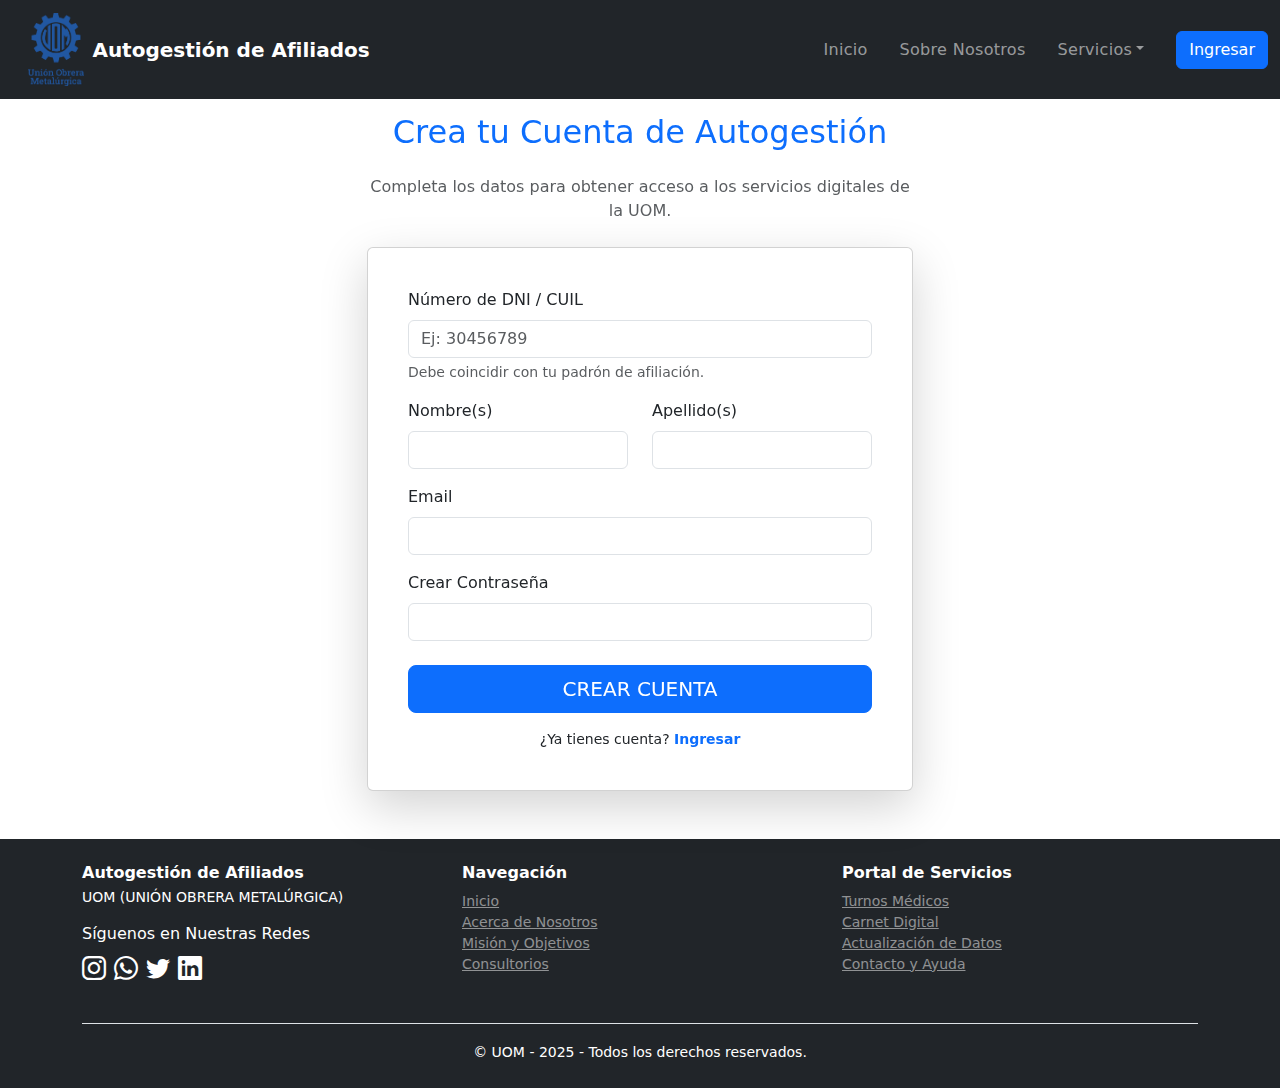
<file: HTML/crear_cuenta.html>
<!DOCTYPE html>
<html lang="es">
<head>
    <meta charset="UTF-8">
    <meta name="viewport" content="width=device-width, initial-scale=1.0">
    <title>UOM - Crear Cuenta de Afiliado</title>

    <link href="https://cdn.jsdelivr.net/npm/bootstrap@5.3.3/dist/css/bootstrap.min.css" rel="stylesheet" integrity="sha384-QWTKZyjpPEjISv5WaRU9OFeRpok6YctnYmDr5pNlyT2bRjXh0JMhjY6hW+ALEwIH" crossorigin="anonymous">
    <link href="https://unpkg.com/aos@2.3.1/dist/aos.css" rel="stylesheet">
    <link rel="stylesheet" href="../CSS/Style.css"> <link rel="stylesheet" href="https://cdn.jsdelivr.net/npm/bootstrap-icons@1.13.1/font/bootstrap-icons.min.css">
    
    <style>
        /* Estilos CRUCIALES para el Sticky Footer y evitar superposición del Header fijo */
        html, body { height: 100%; }
        body { padding-top: 65px; } /* Ajuste para el header fijo */
        
        .register-container {
            min-height: 85vh;
            display: flex;
            align-items: center;
            justify-content: center;
        }
    </style>
</head>
<body class="d-flex flex-column h-100"> 

    <header>
        <nav class="navbar navbar-expand-lg navbar-dark bg-dark fixed-top">
            <div class="container-fluid">
    
                <a class="navbar-brand d-flex align-items-center ms-3" href="../index.html">
                    <img src="../image/logo-header-uom.png" alt="Logotipo Unión Obrera Metalúrgica" style="height: 73px; width: auto;" class="me-2">
                    <strong class="me-1">Autogestión de Afiliados</strong>
                </a>
    
                <button class="navbar-toggler" type="button" data-bs-toggle="collapse" data-bs-target="#navbarNav" aria-controls="navbarNav" aria-expanded="false" aria-label="Toggle navigation">
                    <span class="navbar-toggler-icon"></span>
                </button>
    
                <div class="collapse navbar-collapse" id="navbarNav">
                    <ul class="navbar-nav ms-auto mb-2 mb-lg-0"> 
                        <li class="nav-item mx-2"><a class="nav-link" href="../index.html">Inicio</a></li>
                        <li class="nav-item mx-2"><a class="nav-link" href="./Nosotros.html">Sobre Nosotros</a></li>
                        
                        <li class="nav-item dropdown mx-2">
                            <a class="nav-link dropdown-toggle" href="#" id="navbarServicesDropdown" role="button" data-bs-toggle="dropdown" aria-expanded="false">Servicios</a>
                            <ul class="dropdown-menu dropdown-menu-dark dropdown-menu-end" aria-labelledby="navbarServicesDropdown">
                                <li><a class="dropdown-item" href="./carnet.html">Carnet Digital</a></li>
                                <li><a class="dropdown-item" href="./turnos.html">Turnos Médicos</a></li>
                                <li><a class="dropdown-item" href="./actualizacion.html">Actualización de Datos</a></li>
                                <li><hr class="dropdown-divider"></li>
                                <li><a class="dropdown-item" href="./consultorios.html">Consultorios</a></li>
                                <li><a class="dropdown-item" href="./contacto.html">Contacto</a></li>
                            </ul>
                        </li>
                    </ul>
                    
                    <div class="d-flex ms-3">
                         <a href="../index.html" class="btn btn-primary" role="button">
                            Ingresar
                        </a>
                    </div>
                </div>
            </div>
        </nav>
    </header>

   <main class="flex-shrink-0">
    <section class="register-container py-5">
        <div class="container">
            <div class="row justify-content-center">
                <div class="col-lg-6 col-md-8" data-aos="fade-up">
                    
                    <h2 class="text-center mb-4 text-primary">Crea tu Cuenta de Autogestión</h2>
                    <p class="text-center text-muted">Completa los datos para obtener acceso a los servicios digitales de la UOM.</p>

                    <div class="card shadow-lg p-4 mt-4">
                        <div class="card-body">
                            <form action="dashboard.html" method="POST">
                                
                                <div class="mb-3">
                                    <label for="reg-dni" class="form-label">Número de DNI / CUIL</label>
                                    <input type="text" class="form-control" id="reg-dni" placeholder="Ej: 30456789" required>
                                    <div class="form-text">Debe coincidir con tu padrón de afiliación.</div>
                                </div>

                                <div class="row">
                                    <div class="col-md-6 mb-3">
                                        <label for="reg-nombre" class="form-label">Nombre(s)</label>
                                        <input type="text" class="form-control" id="reg-nombre" required>
                                    </div>
                                    <div class="col-md-6 mb-3">
                                        <label for="reg-apellido" class="form-label">Apellido(s)</label>
                                        <input type="text" class="form-control" id="reg-apellido" required>
                                    </div>
                                </div>
                                
                                <div class="mb-3">
                                    <label for="reg-email" class="form-label">Email</label>
                                    <input type="email" class="form-control" id="reg-email" required>
                                </div>

                                <div class="mb-4">
                                    <label for="reg-password" class="form-label">Crear Contraseña</label>
                                    <input type="password" class="form-control" id="reg-password" required>
                                </div>
                                
                                <div class="d-grid mt-4">
                                    <button type="submit" class="btn btn-primary btn-lg">
                                        CREAR CUENTA
                                    </button>
                                </div>
                            </form>
                            
                            <div class="text-center mt-3">
                                <p class="mb-0 small">
                                    ¿Ya tienes cuenta? 
                                    <a href="../index.html" class="text-primary fw-bold text-decoration-none">
                                        Ingresar
                                    </a>
                                </p>
                            </div>

                        </div>
                    </div>
                </div>
            </div>
        </div>
    </section>
</main>

    <footer class="mt-auto py-4 bg-dark text-white"> 
        <div class="container">
            <div class="row">
                <div class="col-md-4 mb-3"> <h6 class="mb-1 fw-bold">Autogestión de Afiliados</h6> 
                    <p class="small mb-1">UOM (UNIÓN OBRERA METALÚRGICA)</p>
                    <h6 class="mt-3 mb-2">Síguenos en Nuestras Redes</h6> <div class="d-flex fs-4">
                        <a href="#" class="text-white me-2"><i class="bi bi-instagram"></i></a>
                        <a href="#" class="text-white me-2"><i class="bi bi-whatsapp"></i></a>
                        <a href="#" class="text-white me-2"><i class="bi bi-twitter"></i></a>
                        <a href="#" class="text-white me-2"><i class="bi bi-linkedin"></i></a>
                    </div>
                </div>
                <div class="col-md-4 mb-3"> <h6 class="fw-bold mb-2">Navegación</h6>
                    <ul class="list-unstyled small"> 
                        <li><a href="../index.html" class="text-white-50">Inicio</a></li>
                        <li><a href="./Nosotros.html" class="text-white-50">Acerca de Nosotros</a></li>
                        <li><a href="./mision.html" class="text-white-50">Misión y Objetivos</a></li>
                        <li><a href="./consultorios.html" class="text-white-50">Consultorios</a></li>
                    </ul>
                </div>
                <div class="col-md-4 mb-3"> <h6 class="fw-bold mb-2">Portal de Servicios</h6>
                    <ul class="list-unstyled small"> 
                        <li><a href="./turnos.html" class="text-white-50">Turnos Médicos</a></li>
                        <li><a href="./carnet.html" class="text-white-50">Carnet Digital</a></li>
                        <li><a href="./actualizacion.html" class="text-white-50">Actualización de Datos</a></li>
                        <li><a href="./contacto.html" class="text-white-50">Contacto y Ayuda</a></li>
                    </ul>
                </div>
            </div>
            
            <div class="text-center mt-3 border-top pt-3">
                <small>© UOM - 2025 - Todos los derechos reservados.</small>
            </div>
        </div>
    </footer>


    <script src="https://cdn.jsdelivr.net/npm/bootstrap@5.3.3/dist/js/bootstrap.bundle.min.js" integrity="sha384-YvpcrYf0tY3lHB60NNkmXc5s9fDVZLESaAA55NDzOxhy9GkcIdslK1eN7N6jIeHz" crossorigin="anonymous"></script>
    <script src="https://unpkg.com/aos@2.3.1/dist/aos.js"></script>
    <script>
        AOS.init({ duration: 1000, once: true });
        
        // No es necesario el script de Login/Scroll en esta página de Registro
    </script>
</body>
</html>
</file>
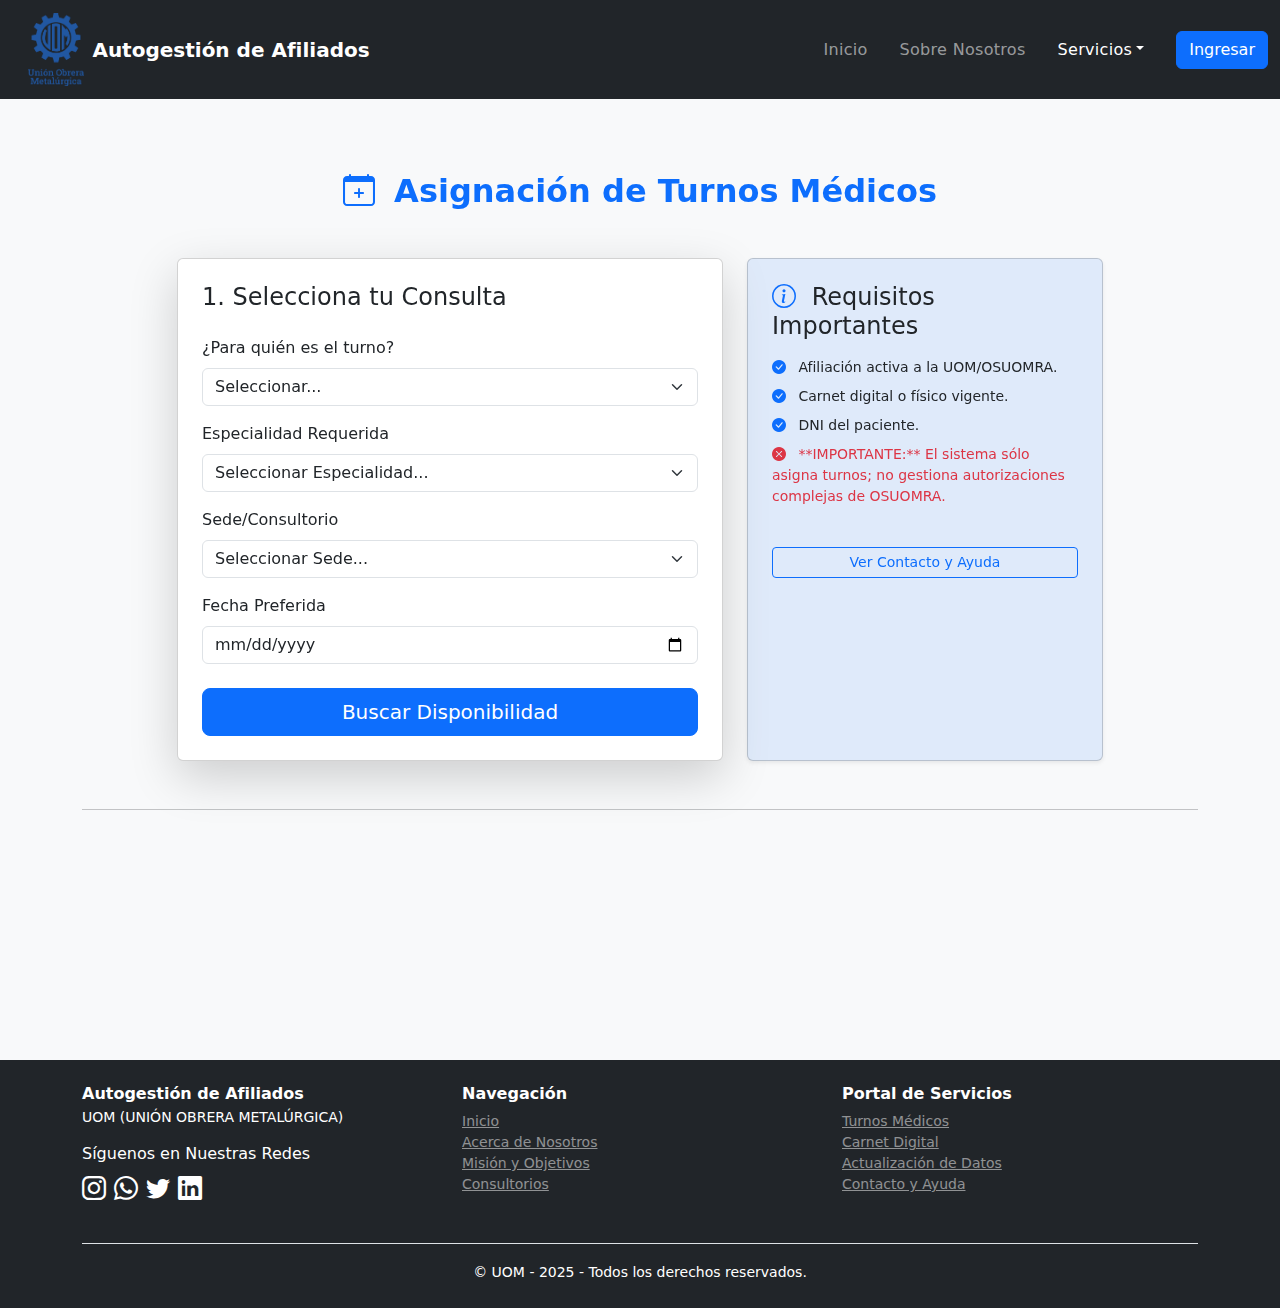
<file: HTML/turnos.html>
<!DOCTYPE html>
<html lang="es">
<head>
    <meta charset="UTF-8">
    <meta name="viewport" content="width=device-width, initial-scale=1.0">
    <title>UOM - Gestión de Turnos Médicos</title>

    <link href="https://cdn.jsdelivr.net/npm/bootstrap@5.3.3/dist/css/bootstrap.min.css" rel="stylesheet" integrity="sha384-QWTKZyjpPEjISv5WaRU9OFeRpok6YctnYmDr5pNlyT2bRjXh0JMhjY6hW+ALEwIH" crossorigin="anonymous">
    <link href="https://unpkg.com/aos@2.3.1/dist/aos.css" rel="stylesheet">
    <link rel="stylesheet" href="../CSS/Style.css"> <link rel="stylesheet" href="https://cdn.jsdelivr.net/npm/bootstrap-icons@1.13.1/font/bootstrap-icons.min.css">
    
    <style>
        /* Estilos CRUCIALES para el Sticky Footer y evitar superposición del Header fijo */
        html, body { height: 100%; }
        body { padding-top: 100px; background-color: #f8f9fa; } 
    </style>
</head>

<body class="d-flex flex-column h-100">
    <header>
        <nav class="navbar navbar-expand-lg navbar-dark bg-dark fixed-top">
            <div class="container-fluid">
                <a class="navbar-brand d-flex align-items-center ms-3" href="../index.html">
                    <img src="../image/logo-header-uom.png" alt="Logotipo Unión Obrera Metalúrgica" style="height: 73px; width: auto;" class="me-2">
                    <strong class="me-1">Autogestión de Afiliados</strong>
                </a>
                
                <button class="navbar-toggler" type="button" data-bs-toggle="collapse" data-bs-target="#navbarNav" aria-controls="navbarNav" aria-expanded="false" aria-label="Toggle navigation">
                    <span class="navbar-toggler-icon"></span>
                </button>
                
                <div class="collapse navbar-collapse" id="navbarNav">
                    <ul class="navbar-nav ms-auto mb-2 mb-lg-0"> 
                        <li class="nav-item mx-2"><a class="nav-link" href="../index.html">Inicio</a></li>
                        <li class="nav-item mx-2"><a class="nav-link" href="./Nosotros.html">Sobre Nosotros</a></li>
                        
                        <li class="nav-item dropdown mx-2">
                            <a class="nav-link dropdown-toggle active" href="#" id="navbarServicesDropdown" role="button" data-bs-toggle="dropdown" aria-expanded="false">Servicios</a>
                            <ul class="dropdown-menu dropdown-menu-dark dropdown-menu-end" aria-labelledby="navbarServicesDropdown">
                                <li><a class="dropdown-item" href="./carnet.html">Carnet Digital</a></li>
                                <li><a class="dropdown-item active" aria-current="page" href="./turnos.html">Turnos Médicos</a></li>
                                <li><a class="dropdown-item" href="./actualizacion.html">Actualización de Datos</a></li>
                                <li><hr class="dropdown-divider"></li>
                                <li><a class="dropdown-item" href="./consultorios.html">Consultorios</a></li>
                                <li><a class="dropdown-item" href="./contacto.html">Contacto</a></li>
                            </ul>
                        </li>
                    </ul>
                    <div class="d-flex ms-3">
                        <button type="button" class="btn btn-primary" data-bs-toggle="modal" data-bs-target="#loginModal">
                            Ingresar
                        </button>
                    </div>
                </div>
            </div>
        </nav>
    </header>

<main class="flex-shrink-0">
    <section class="container py-5 mt-4">
        <h2 class="text-center mb-5 fw-bold text-primary" data-aos="fade-down">
            <i class="bi bi-calendar-plus me-2"></i> Asignación de Turnos Médicos
        </h2>

        <div class="row justify-content-center">
            
            <div class="col-lg-6 col-md-8" data-aos="fade-right">
                <div class="card shadow-lg p-4 h-100">
                    <h4 class="card-title mb-4">1. Selecciona tu Consulta</h4>
                    <form action="turnos-confirmacion.html" method="POST">
                        
                        <div class="mb-3">
                            <label for="tipo-afiliado" class="form-label">¿Para quién es el turno?</label>
                            <select class="form-select" id="tipo-afiliado" required>
                                <option value="" selected disabled>Seleccionar...</option>
                                <option value="propio">Para mí (Titular)</option>
                                <option value="familiar">Para un Familiar (Beneficiario)</option>
                            </select>
                        </div>

                        <div class="mb-3">
                            <label for="especialidad" class="form-label">Especialidad Requerida</label>
                            <select class="form-select" id="especialidad" required>
                                <option value="" selected disabled>Seleccionar Especialidad...</option>
                                <option value="clinica">Clínica Médica</option>
                                <option value="odontologia">Odontología</option>
                                <option value="ginecologia">Ginecología</option>
                                <option value="pediatria">Pediatría</option>
                                </select>
                        </div>

                        <div class="mb-3">
                            <label for="sede" class="form-label">Sede/Consultorio</label>
                            <select class="form-select" id="sede" required>
                                <option value="" selected disabled>Seleccionar Sede...</option>
                                <option value="sede1">Sede Central - San Miguel de Tucumán</option>
                                <option value="sede2">Delegación [Ciudad]</option>
                            </select>
                        </div>
                        
                        <div class="mb-4">
                            <label for="fecha" class="form-label">Fecha Preferida</label>
                            <input type="date" class="form-control" id="fecha" required>
                        </div>

                        <div class="d-grid">
                            <button type="submit" class="btn btn-primary btn-lg">
                                Buscar Disponibilidad
                            </button>
                        </div>
                    </form>
                </div>
            </div>

            <div class="col-lg-4 col-md-8" data-aos="fade-left">
                <div class="card shadow-sm p-4 h-100 bg-primary bg-opacity-10">
                    <h4 class="card-title mb-3"><i class="bi bi-info-circle me-2 text-primary"></i> Requisitos Importantes</h4>
                    <ul class="list-unstyled small">
                        <li class="mb-2"><i class="bi bi-check-circle-fill text-primary me-2"></i> Afiliación activa a la UOM/OSUOMRA.</li>
                        <li class="mb-2"><i class="bi bi-check-circle-fill text-primary me-2"></i> Carnet digital o físico vigente.</li>
                        <li class="mb-2"><i class="bi bi-check-circle-fill text-primary me-2"></i> DNI del paciente.</li>
                        <li class="mb-2 text-danger"><i class="bi bi-x-circle-fill me-2"></i> **IMPORTANTE:** El sistema sólo asigna turnos; no gestiona autorizaciones complejas de OSUOMRA.</li>
                    </ul>
                    <a href="./contacto.html" class="btn btn-sm btn-outline-primary mt-3">Ver Contacto y Ayuda</a>
                </div>
            </div>
        </div>

        <hr class="my-5">
        
        <div id="historial" class="row justify-content-center">
            <div class="col-12">
                <h3 class="text-center mb-4" data-aos="fade-up">Historial y Cancelación de Turnos</h3>
                <p class="text-center text-muted" data-aos="fade-up" data-aos-delay="100">Para ver o cancelar tus turnos, por favor, **inicia sesión** en el portal.</p>
                
                <div class="text-center mt-4" data-aos="fade-up" data-aos-delay="200">
                    <button type="button" class="btn btn-secondary btn-lg" data-bs-toggle="modal" data-bs-target="#loginModal">
                        <i class="bi bi-box-arrow-in-right me-2"></i> Acceder para Gestionar Turnos
                    </button>
                </div>
            </div>
        </div>

    </section>
</main>
    <div class="modal fade" id="loginModal" tabindex="-1" aria-labelledby="loginModalLabel" aria-hidden="true">
        <div class="modal-dialog modal-dialog-centered">
            <div class="modal-content shadow">
                <div class="modal-header">
                    <h5 class="modal-title" id="loginModalLabel">Ingreso de Afiliados</h5>
                    <button type="button" class="btn-close" data-bs-dismiss="modal" aria-label="Cerrar"></button>
                </div>
                <div class="modal-body p-4">
                    <p class="text-center text-muted small">Ingresa tu nombre de afiliado y contraseña para acceder a los servicios.</p>
                    <form id="loginForm" action="./dashboard.html" method="POST"> <div class="mb-3">
                            <label for="afiliado" class="form-label">Nombre de Afiliado</label>
                            <input type="text" class="form-control" id="afiliado" name="afiliado" placeholder="Ingresa tu nombre de afiliado" required>
                        </div>
                        <div class="mb-4">
                            <label for="contraseña" class="form-label">Contraseña</label>
                            <input type="password" class="form-control" id="contraseña" name="contraseña" placeholder="Contraseña" required>
                        </div>
                        <div class="d-grid">
                            <button type="submit" class="btn btn-primary btn-lg">INGRESAR</button>
                        </div>
                    </form>
                    <div class="text-center mt-3">
                        <p class="mb-1 small"><a href="./recuperar_pass.html" class="text-secondary text-decoration-none">¿Olvidaste tu contraseña?</a></p>
                        <p class="mb-0 small">¿No tienes cuenta? <a href="./crear_cuenta.html" class="text-primary fw-bold text-decoration-none">Regístrate aquí</a></p>
                    </div>
                </div>
            </div>
        </div>
    </div>

<footer class="mt-auto py-4 bg-dark text-white"> 
        <div class="container">
            <div class="row">
                
                <div class="col-md-4 mb-3"> 
                    <h6 class="mb-1 fw-bold">Autogestión de Afiliados</h6> 
                    <p class="small mb-1">UOM (UNIÓN OBRERA METALÚRGICA)</p>
                    <h6 class="mt-3 mb-2">Síguenos en Nuestras Redes</h6> 
                    <div class="d-flex fs-4">
                        <a href="#" class="text-white me-2"><i class="bi bi-instagram"></i></a>
                        <a href="#" class="text-white me-2"><i class="bi bi-whatsapp"></i></a>
                        <a href="#" class="text-white me-2"><i class="bi bi-twitter"></i></a>
                        <a href="#" class="text-white me-2"><i class="bi bi-linkedin"></i></a>
                    </div>
                </div>

                <div class="col-md-4 mb-3"> 
                    <h6 class="fw-bold mb-2">Navegación</h6>
                    <ul class="list-unstyled small"> 
                        <li><a href="../index.html" class="text-white-50">Inicio</a></li>
                        <li><a href="./Nosotros.html" class="text-white-50">Acerca de Nosotros</a></li>
                        <li><a href="./mision.html" class="text-white-50">Misión y Objetivos</a></li>
                        <li><a href="./consultorios.html" class="text-white-50">Consultorios</a></li>
                    </ul>
                </div>

                <div class="col-md-4 mb-3"> 
                    <h6 class="fw-bold mb-2">Portal de Servicios</h6>
                    <ul class="list-unstyled small"> 
                        <li><a href="./turnos.html" class="text-white-50">Turnos Médicos</a></li>
                        <li><a href="./carnet.html" class="text-white-50">Carnet Digital</a></li>
                        <li><a href="./actualizacion.html" class="text-white-50">Actualización de Datos</a></li>
                        <li><a href="./contacto.html" class="text-white-50">Contacto y Ayuda</a></li>
                    </ul>
                </div>
            </div>
            
            <div class="text-center mt-3 border-top pt-3">
                <small>© UOM - 2025 - Todos los derechos reservados.</small>
            </div>
        </div>
    </footer>

    <script src="https://cdn.jsdelivr.net/npm/bootstrap@5.3.3/dist/js/bootstrap.bundle.min.js" integrity="sha384-YvpcrYf0tY3lHB60NNkmXc5s9fDVZLESaAA55NDzOxhy9GkcIdslK1eN7N6jIeHz" crossorigin="anonymous"></script>
    <script src="https://unpkg.com/aos@2.3.1/dist/aos.js"></script>
    
    <script>
        AOS.init({ duration: 1000 }); 
        
        // Función de Scroll
        window.addEventListener('scroll', function() {
            const navbar = document.querySelector('.navbar');
            if (window.scrollY > 40) {    
                navbar.classList.add('scrolled');
            } else {
                navbar.classList.remove('scrolled');
            }
        });
        
        // Función de Login (maneja el envío del formulario en el Modal y redirige a Dashboard)
        document.addEventListener('DOMContentLoaded', function () {
            const loginForm = document.getElementById('loginForm');
            if (loginForm) {
                loginForm.addEventListener('submit', function(event) {
                    event.preventDefault(); 
                    var nombre = document.getElementById('afiliado').value.trim();
                    var pass = document.getElementById('contraseña').value.trim();
                    
                    if (nombre && pass) {
                        var modal = bootstrap.Modal.getInstance(document.getElementById('loginModal'));
                        modal.hide();
                        // Redirecciona al Dashboard DESPUÉS de cerrar el modal
                        setTimeout(function(){
                            window.location.href = "./dashboard.html"; // RUTA CORREGIDA: Asume dashboard.html está en HTML/
                        }, 500);
                    } else {
                        alert('Por favor, completa ambos campos.');
                    }
                });
            }
        });
    </script>
</body>
</html>
</file>
<file: CSS/Style.css>
body{
    min-height: 100vh;
    display: flex;
    flex-direction: column;
    padding-top: 56px;
}

main{
    flex-grow: 1;
}

.navbar.scrolled {
  opacity: 0.65;           /* Desvanecido */
  transition: opacity 0.35s;
}

.navbar {
  opacity: 1;
  transition: opacity 0.35s;
}

.navbar-nav .nav-link {
  font-size: 1.00rem;
  /* Puedes ajustar a 1.2rem si los querés aún más grandes */
  letter-spacing: 0.3px;
}

/* CSS para la Línea de Tiempo de UOM (Mínimo necesario) */
.timeline-bs {
    border-left: 3px solid #0d6efd; /* Línea vertical azul de Bootstrap */
    padding-left: 10px;
    margin-left: 20px;
}

.timeline-item-bs {
    position: relative;
    margin-left: 20px; /* Separación de la línea */
    margin-bottom: 30px;
}

/* El círculo/punto en la línea */
.timeline-item-bs::before {
    content: '';
    position: absolute;
    width: 15px;
    height: 15px;
    border-radius: 50%;
    background-color: #0d6efd; /* Color azul primario de Bootstrap */
    border: 3px solid #e9f2ff; /* Un azul muy claro como borde */
    left: -35px; /* Ajusta la posición sobre la línea vertical */
    top: 10px;
    z-index: 1;
}

/* 1. Estilo inicial (Cuando la página está arriba, sin scroll) */
.navbar {
    transition: background-color 0.4s ease, box-shadow 0.4s ease; /* Para una transición suave */
    /* Aquí se mantiene tu estilo oscuro, bg-dark */
}

/* 2. Estilo al hacer scroll (Clase activada por JS) */
.navbar.scrolled {
    /* Opción A: Fondo más transparente (difuminado) */
    background-color: rgba(33, 37, 41, 0.9) !important; /* Mismo color bg-dark pero con 90% de opacidad */
    
    /* Opción B: Fondo blanco semi-transparente (si la quieres hacer clara al scrollear) */
    /* background-color: rgba(255, 255, 255, 0.9) !important; */ 
    /* color: #000 !important; */
    
    /* Agrega una sombra sutil para distinguirla del contenido */
    box-shadow: 0 2px 5px rgba(0, 0, 0, 0.3);
}


/* CSS para neutralizar el efecto hover del botón de usuario en el Navbar */

/* 1. Define el estilo para el botón de usuario en estado normal */
.navbar .btn-outline-light {
    /* Opcional: Aseguramos que el texto sea claro */
    color: #f8f9fa !important; 
    /* Opcional: Aseguramos que el borde sea claro */
    border-color: #f8f9fa !important; 
}

/* 2. Define el estilo para el botón de usuario al pasar el cursor (:hover) */
/* Esto SOBREESCRIBE el comportamiento predeterminado de Bootstrap */
.navbar .btn-outline-light:hover {
    /* Fondo: Usamos el color de fondo de la navbar (dark) para que no cambie */
    background-color: #212529 !important; 
    /* Borde: Lo mantenemos claro o ligeramente más oscuro */
    border-color: #adb5bd !important; 
    /* Texto: Lo mantenemos claro */
    color: #f8f9fa !important;
}

/* 3. Define el estilo para el botón de usuario al estar activo (desplegado) */
.navbar .btn-outline-light:focus,
.navbar .btn-outline-light:active {
    /* Se aplica el mismo estilo hover si el botón está pulsado */
    background-color: #212529 !important; 
    border-color: #adb5bd !important; 
    color: #f8f9fa !important;
}
</file>
